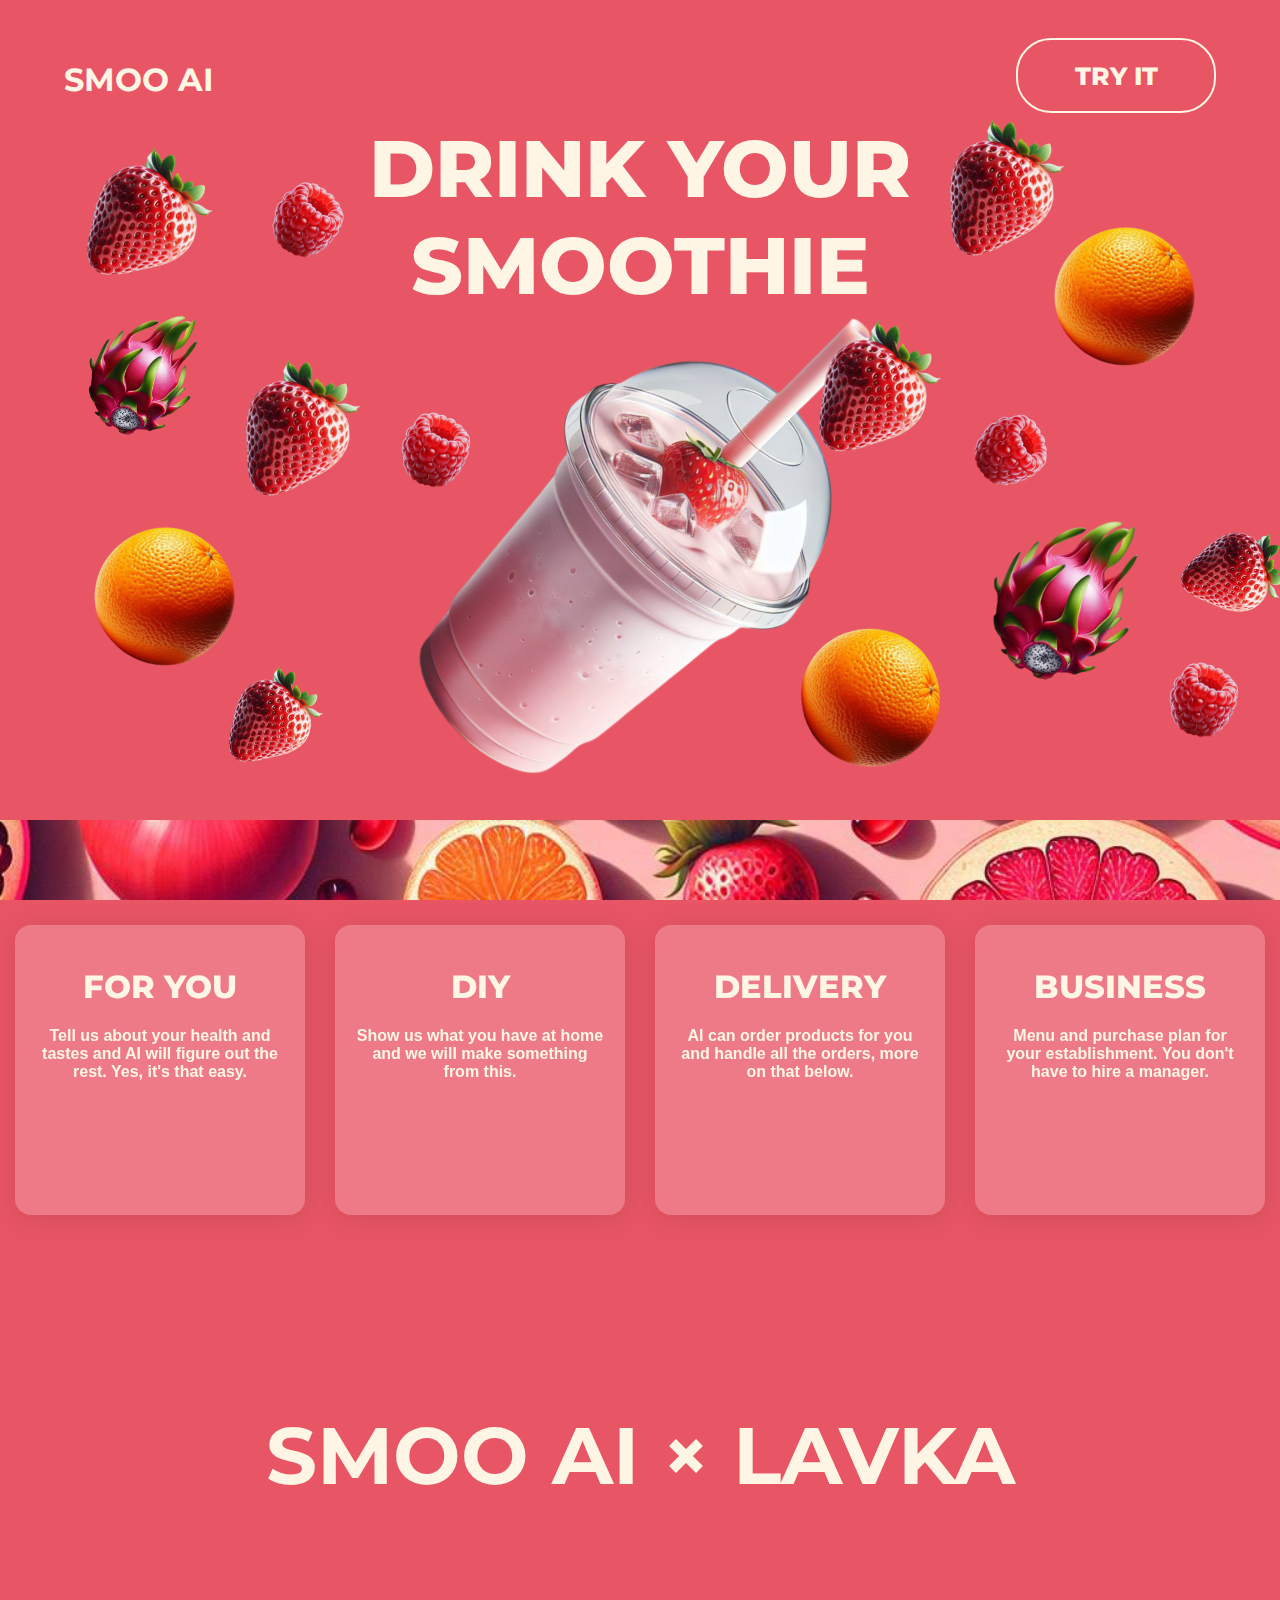
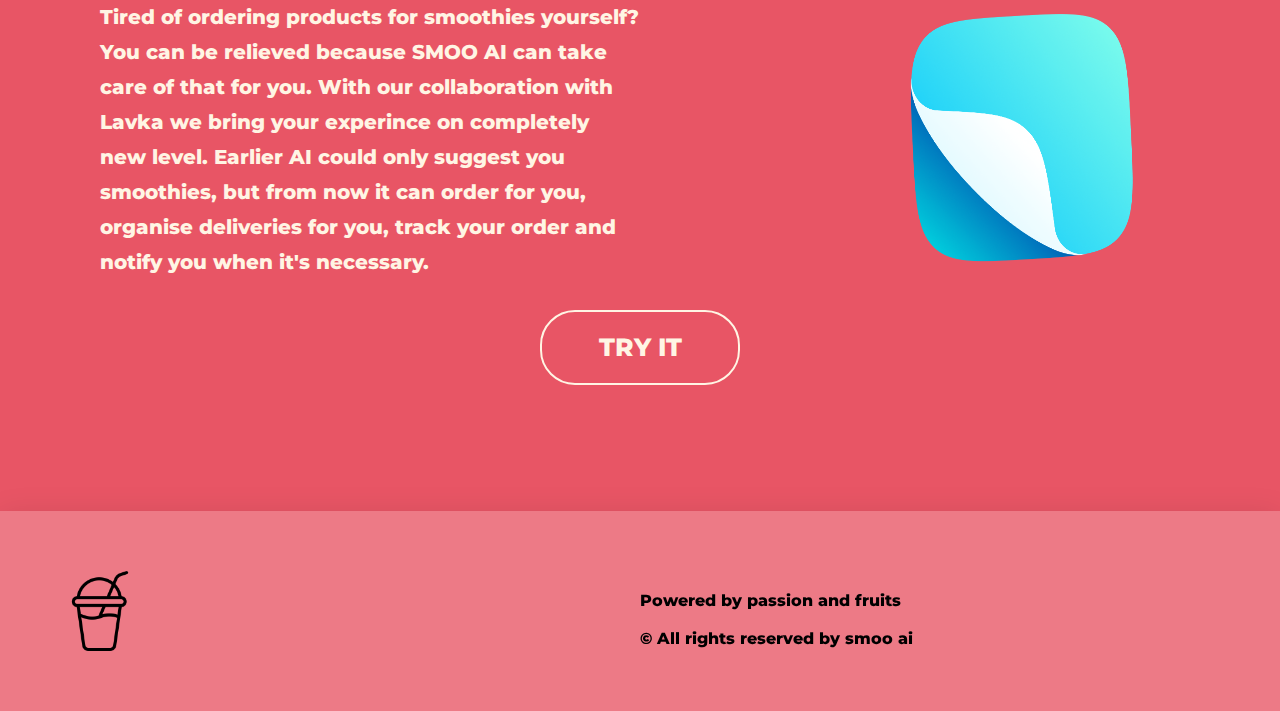
<file: index.html>
<!DOCTYPE html>
<html lang="en">
<head>
    <meta charset="UTF-8">
    <meta name="viewport" content="width=device-width, initial-scale=1.0">
    <link rel="preconnect" href="https://fonts.googleapis.com">
    <link rel="preconnect" href="https://fonts.gstatic.com" crossorigin>
    <link href="https://fonts.googleapis.com/css2?family=Monoton&family=Montserrat:ital,wght@0,100..900;1,100..900&display=swap" rel="stylesheet">
    <link rel="preconnect" href="https://fonts.googleapis.com">
    <link rel="preconnect" href="https://fonts.gstatic.com" crossorigin>
    <link href="https://fonts.googleapis.com/css2?family=Noto+Serif+Display:ital,wght@0,100..900;1,100..900&display=swap" rel="stylesheet">
    <link rel="stylesheet" href="index.css">
    <title>Home</title>
</head>
<body>
    <img src="ab1.png" alt="" class="ima" id="a1">
    <img src="ab2.png" alt="" class="ima" id="a2">
    <img src="ab3.png" alt="" class="ima" id="a3">
    <img src="ab4.png" alt="" class="ima" id="a4">
    <img src="ab1.png" alt="" class="ima" id="a5">
    <img src="ab2.png" alt="" class="ima" id="a6">
    <img src="ab1.png" alt="" class="ima" id="a7">
    <img src="ab2.png" alt="" class="ima" id="a8">
    <img src="ab4.png" alt="" class="ima" id="a9">
    <img src="ab4.png" alt="" class="ima" id="a10">
    <img src="ab1.png" alt="" class="ima" id="a11">
    <img src="ab3.png" alt="" class="ima" id="a12">
    <img src="ab1.png" alt="" class="ima" id="a13">
    <img src="ab1.png" alt="" class="ima" id="a14">
    <img src="ab2.png" alt="" class="ima" id="a15">
    <div class="header">
        <h1>SMOO <span class="gradient">AI</span></h1>
        <a href="https://t.me/smoo_ai_bot">
        <div class="try">
            TRY IT
        </div>
        </a>
    </div>
    <div class="big-intro">
        <div class="intro-text">
            <div class="blend">
                DRINK YOUR <br>
                SMOOTHIE 
            </div>
            <img src="glass.png" alt="" class="smooth">
        </div>
    </div>
    <div class="functions">
        <a href="https://t.me/smoo_ai_bot">
        <div class="func">
            <h1 class="func-head">FOR YOU</h1>
            <p class="func-t">Tell us about your health and tastes and AI will figure out the rest. Yes, it's that easy.</p> 
        </div>
        </a>
        <a href="https://t.me/smoo_ai_bot">
        <div class="func">
            <h1 class="func-head">DIY</h1>
            <p class="func-t">Show us what you have at home and we will make something from this.</p> 
        </div>
        </a>
        <a href="https://t.me/smoo_ai_bot">
        <div class="func">
            <h1 class="func-head">DELIVERY</h1>
            <p class="func-t">AI can order products for you and handle all the orders, more on that below.</p> 
        </div>
        </a>
        <a href="https://t.me/smoo_ai_bot">
        <div class="func">
            <h1 class="func-head">BUSINESS</h1>
            <p class="func-t">Menu and purchase plan for your establishment. You don't have to hire a manager.</p> 
        </div>
        </a>
    </div>
    <div class="about">
        <h1 style="display: block;">SMOO AI × LAVKA</h1>
        <div style="display: flex; justify-content: space-between; margin-top: 5%;">
            <p style="font-size: 20px; width: 50%;">
                Tired of ordering products for smoothies yourself? You can be relieved because SMOO AI can take care of that for you. With our collaboration with Lavka we bring your experince on completely new level. Earlier AI could only suggest you smoothies, but from now it can order for you, organise deliveries for you, track your order and notify you when it's necessary.
            </p>
            <img src="yandex.png" alt="" style="width: 30%;">
        </div>
        <a href=" https://t.me/smoo_ai_bot">
        <div class="try" style="margin-top: 5%;">
            TRY IT
        </div>
        </a>
    </div>
    <div class="footer">
        <img src="logo.png" alt="logo" class="logo_image_footer">
        <div class="footer-text">
            Powered by passion and fruits
            <br>
            <br>
            © All rights reserved by smoo ai     
        </div>
    </div>
    <script href="index.js"></script>
</body>
</html>
</file>
<file: index.css>
body{
    background: #E85565;

    background-size: cover;
    height: auto;
    background-attachment: fixed;
    padding: 0px;
    margin: 0px;
    animation: fadeInAnimation ease 1.5s;
    animation-iteration-count: 1;
    animation-fill-mode: forwards;
}
@keyframes fadeInAnimation {
    0% {
        opacity: 0;
    }
    100% {
        opacity: 1;
    }
}
.header{
    font-family: "Montserrat", sans-serif;
    font-optical-sizing: auto;
    font-weight: 400;
    font-style: normal;
    margin-left: 5%;
    margin-top: 3%;
    display: flex;
    justify-content: space-between;
    margin-right: 5%;
    color: #FFF5E4;
}

.functions{
    height: 500px;
    display: flex;
    width: auto;
    justify-content: space-around;
    background-image: url(fruits.jpeg);
    background-attachment: fixed;
    background-repeat: no-repeatxw;
    background-size: cover;
    align-items: center;
    margin-bottom: 5%;
}
.func{
    background: rgba(255, 255, 255, 0.22);
    border-radius: 16px;
    box-shadow: 0 4px 30px rgba(0, 0, 0, 0.1);
    backdrop-filter: blur(5px);
    -webkit-backdrop-filter: blur(15px);
    width: 250px;
    height: 250px;
    text-align: center;
    padding: 20px;
    align-items: center;
    font-family: "Urbanist", sans-serif;
    font-optical-sizing: auto;
    font-weight: 600;
    font-style: normal;
    color: #FFF5E4;
}
.icon{
    width: 90px;
    height: 90px;
}

.func:hover{
    width: 270px;
    height: 270px;
    letter-spacing: 1.3px;
    transition: 0.3s;

}
.func:not(:hover){
    transition: 0.3s;
}

.func-head{
    font-family: "Montserrat", sans-serif;
    font-optical-sizing: auto;
    font-weight: 800;
}




.about-img{
    width: 700px;
    height: 700px;
    border-radius: 25px;
}
.about{
    margin-bottom: 2%;
}
.about-text{
    text-align: left;
    font-family: "Urbanist", sans-serif;
    font-optical-sizing: auto;
    font-weight: 600;
    width: 40%;
}

.footer{
    height: 200px;
    display: flex;
    justify-content: space-between;
    background: rgba(255, 255, 255, 0.22);
    box-shadow: 0 4px 30px rgba(0, 0, 0, 0.1);
    backdrop-filter: blur(5px);
    -webkit-backdrop-filter: blur(15px);

}
.logo_image_footer{
    margin-top: 60px;
    margin-left: 60px;
    height: 80px;
    border-radius: 15px;
}
.footer-text{
    text-align: left;
    color: black;
    font-family: "Montserrat", sans-serif;
    font-optical-sizing: auto;
    font-weight: 800;
    font-style: normal;
    width: 50%;
    margin-top: 80px;
}

.blend{
    font-family: "Montserrat", sans-serif;
    font-optical-sizing: auto;
    font-weight: 800;
    font-style: normal;
    color: #FFF5E4;
    font-variation-settings: "wdth" 100;
    font-size: 80px;
    z-index: 1;
}
.big-intro{
    height: 700px;
    text-align: center;
}

.try{
    border: solid 2px #FFF5E4;
    width: 200px;
    height: 75px;
    border-radius: 35px;
    text-align: center;
    display: grid;
    font-size: 25px;
    align-items: center;
    font-family: "Montserrat", sans-serif;
    font-optical-sizing: auto;
    font-weight: 800;
    transition: 0.3s;
    box-sizing: border-box;
}
.try:hover{
    color: #FFF5E4;
    border: solid 4px #FFF5E4;
    letter-spacing: 2px;
}

.smooth{
    margin-top: -9%;
    margin-left: 23%;
    height: 700px;
    z-index: -10;
    transform: rotate(45deg);
}
.intro-text{
    display: grid;
    align-items: center;
}

.ima{
    position: absolute;
}

#a1{
    width: 150px;
    height: 150px;
    top:650px;
    left: 15%;
    transform: rotate(45deg);
}
#a2{
    width: 100px;
    height: 100px;
    top:400px;
    left: 30%;
    transform: rotate(5deg);
}
#a3{
    width: 150px;
    height:150px;
    top:300px;
    left: 5%;
    transform: rotate(90deg);
}
#a4{
    width: 200px;
    height: 200px;
    top:200px;
    left: 80%;
    transform: rotate(45deg);
}
#a5{
    width: 200px;
    height: 200px;
    top:340px;
    left: 15%;
    transform: rotate(30deg);
}
#a6{
    width: 100px;
    height: 100px;
    top:170px;
    left: 20%;
    transform: rotate(20deg);
}
#a7{
    width: 150px;
    height:150px;
    top:500px;
    left: 90%;
    transform: rotate(80deg);
}
#a8{
    width: 100px;
    height: 100px;
    top:400px;
    left: 75%;
    transform: rotate(45deg);
}
#a9{
    width: 200px;
    height:200px;
    top:600px;
    left: 60%;
    transform: rotate(80deg);
}
#a10{
    width: 200px;
    height: 200px;
    top:500px;
    left: 5%;
    transform: rotate(45deg);
}
#a11{
    width: 200px;
    height: 200px;
    top:14%;
    left: 3%;
    transform: rotate(45deg);
    
}
#a12{
    width: 200px;
    height:200px;
    top:500px;
    left: 75%;
    transform: rotate(90deg);
}
#a13{
    width: 200px;
    height:200px;
    top:300px;
    left: 60%;
    transform: rotate(40deg);
}
#a14{
    width: 200px;
    height:200px;
    top:100px;
    left: 70%;
    transform: rotate(30deg);
}
#a15{
    width: 100px;
    height: 100px;
    top:650px;
    left: 90%;
    transform: rotate(5deg);
}

a{
    text-decoration: none;
    color: #FFF5E4;
}
.about{
    font-family: "Montserrat", sans-serif;
    font-optical-sizing: auto;
    font-weight: 800;
    color: #FFF5E4;
    font-size: 40px;
    display: flex;
    flex-direction: column;
    align-items: center;
    padding: 100px;
    padding-top: 0;
    line-height: 35px;
}
</file>
